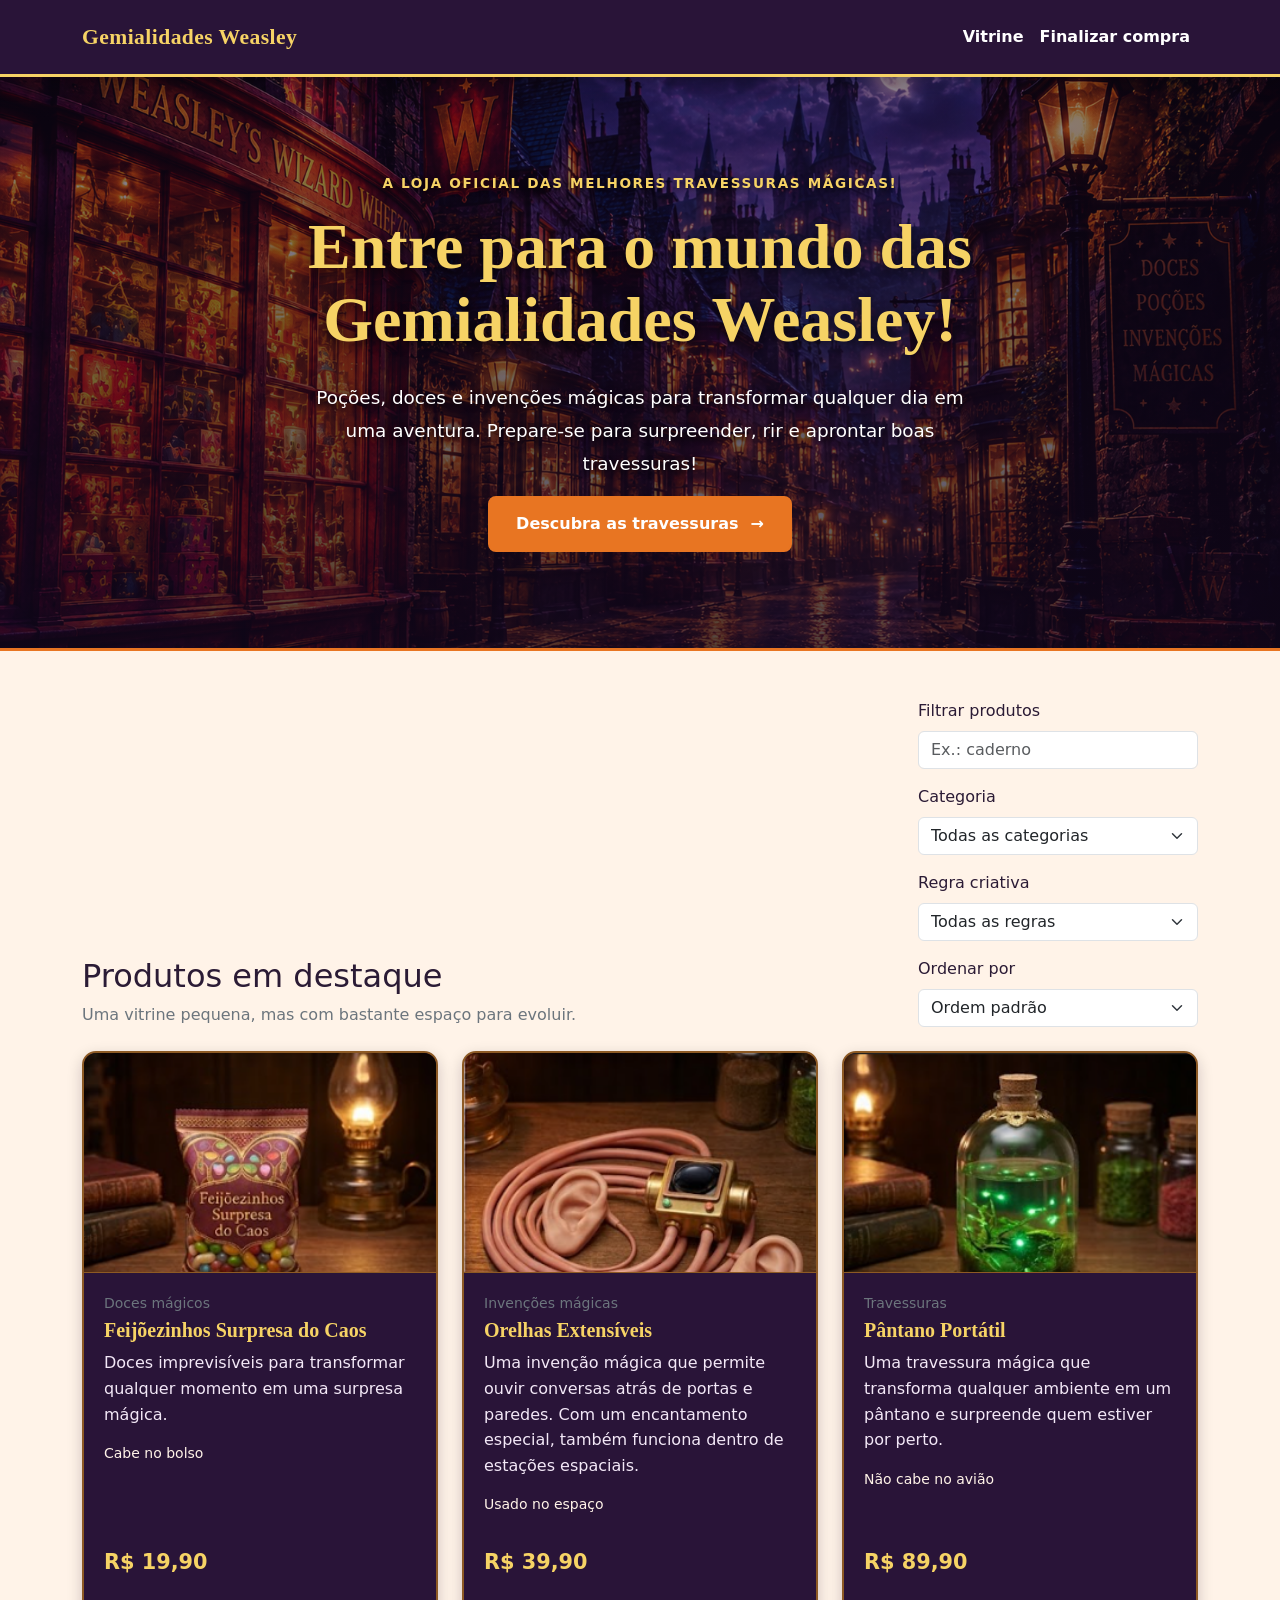
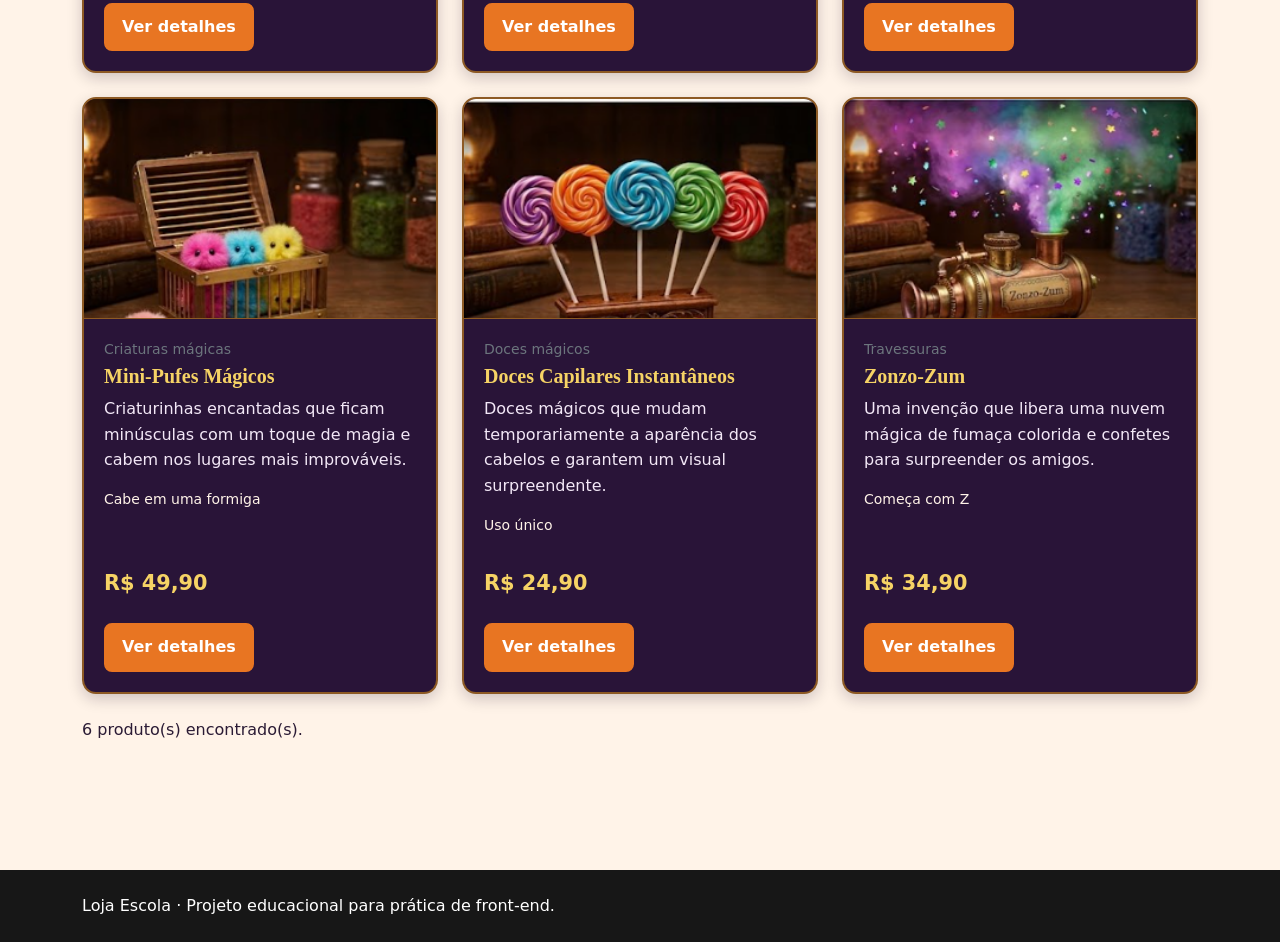
<file: web/index.html>
<!doctype html>
<html lang="pt-BR">

<head>
  <meta charset="utf-8">
  <meta name="viewport" content="width=device-width, initial-scale=1">
  <meta name="description"
    content="Loja Escola, projeto didático de front-end com HTML semântico, Bootstrap e JavaScript.">
  <title>Loja Escola | Produtos</title>
  <link href="https://cdn.jsdelivr.net/npm/bootstrap@5.3.3/dist/css/bootstrap.min.css" rel="stylesheet">
  <link rel="stylesheet" href="css/styles.css">
</head>

<body>
  <a class="skip-link" href="#conteudo">Pular para o conteúdo principal</a>

  <div id="header-container"></div>

  <main id="conteudo">
    <section class="hero py-5">
      <div class="container">
        <p class="eyebrow mb-2">A loja oficial das melhores travessuras mágicas!</p>
        <h1 class="display-5 fw-bold">Entre para o mundo das Gemialidades Weasley!</h1>
        <p class="lead col-lg-8">Poções, doces e invenções mágicas para transformar qualquer dia em uma aventura.
          Prepare-se para surpreender, rir e aprontar boas travessuras!</p>
        <a class="btn btn-weasley mt-3" href="#titulo-produtos">
          Descubra as travessuras <span aria-hidden="true">→</span>
        </a>

      </div>
    </section>

    <section class="container py-5" aria-labelledby="titulo-produtos">
      <div class="d-flex flex-wrap justify-content-between align-items-end gap-3 mb-4">
        <div>
          <h2 id="titulo-produtos">Produtos em destaque</h2>
          <p class="text-secondary mb-0">Uma vitrine pequena, mas com bastante espaço para evoluir.</p>
        </div>
        <div class="product-filter">
          <label for="filtroProduto" class="form-label">Filtrar produtos</label>
          <input id="filtroProduto" class="form-control" type="search" placeholder="Ex.: caderno" autocomplete="off">

          <label for="filtroCategoria" class="form-label mt-3">
            Categoria
          </label>
          <select id="filtroCategoria" class="form-select">
            <option value="">Todas as categorias</option>
          </select>

          <label for="filtroRegra" class="form-label mt-3">
            Regra criativa
          </label>
          <select id="filtroRegra" class="form-select">
            <option value="">Todas as regras</option>
          </select>

          <label for="ordenacaoProdutos" class="form-label mt-3">
            Ordenar por
          </label>
          <select id="ordenacaoProdutos" class="form-select">
            <option value="padrao">Ordem padrão</option>
            <option value="nome-asc">Nome (A–Z)</option>
            <option value="nome-desc">Nome (Z–A)</option>
            <option value="preco-asc">Menor preço</option>
            <option value="preco-desc">Maior preço</option>
          </select>

        </div>
      </div>

      <div class="row g-4" id="listaProdutos">

      </div>
      <p id="mensagemFiltro" class="mt-4" role="status" aria-live="polite"></p>
    </section>
  </main>

  <footer class="site-footer py-4">
    <div class="container">
      <p class="mb-0">Loja Escola · Projeto educacional para prática de front-end.</p>
    </div>
  </footer>

  <script src="https://cdn.jsdelivr.net/npm/bootstrap@5.3.3/dist/js/bootstrap.bundle.min.js"></script>
  <script src="js/header.js"></script>
  <script src="js/main.js"></script>
</body>

</html>
</file>
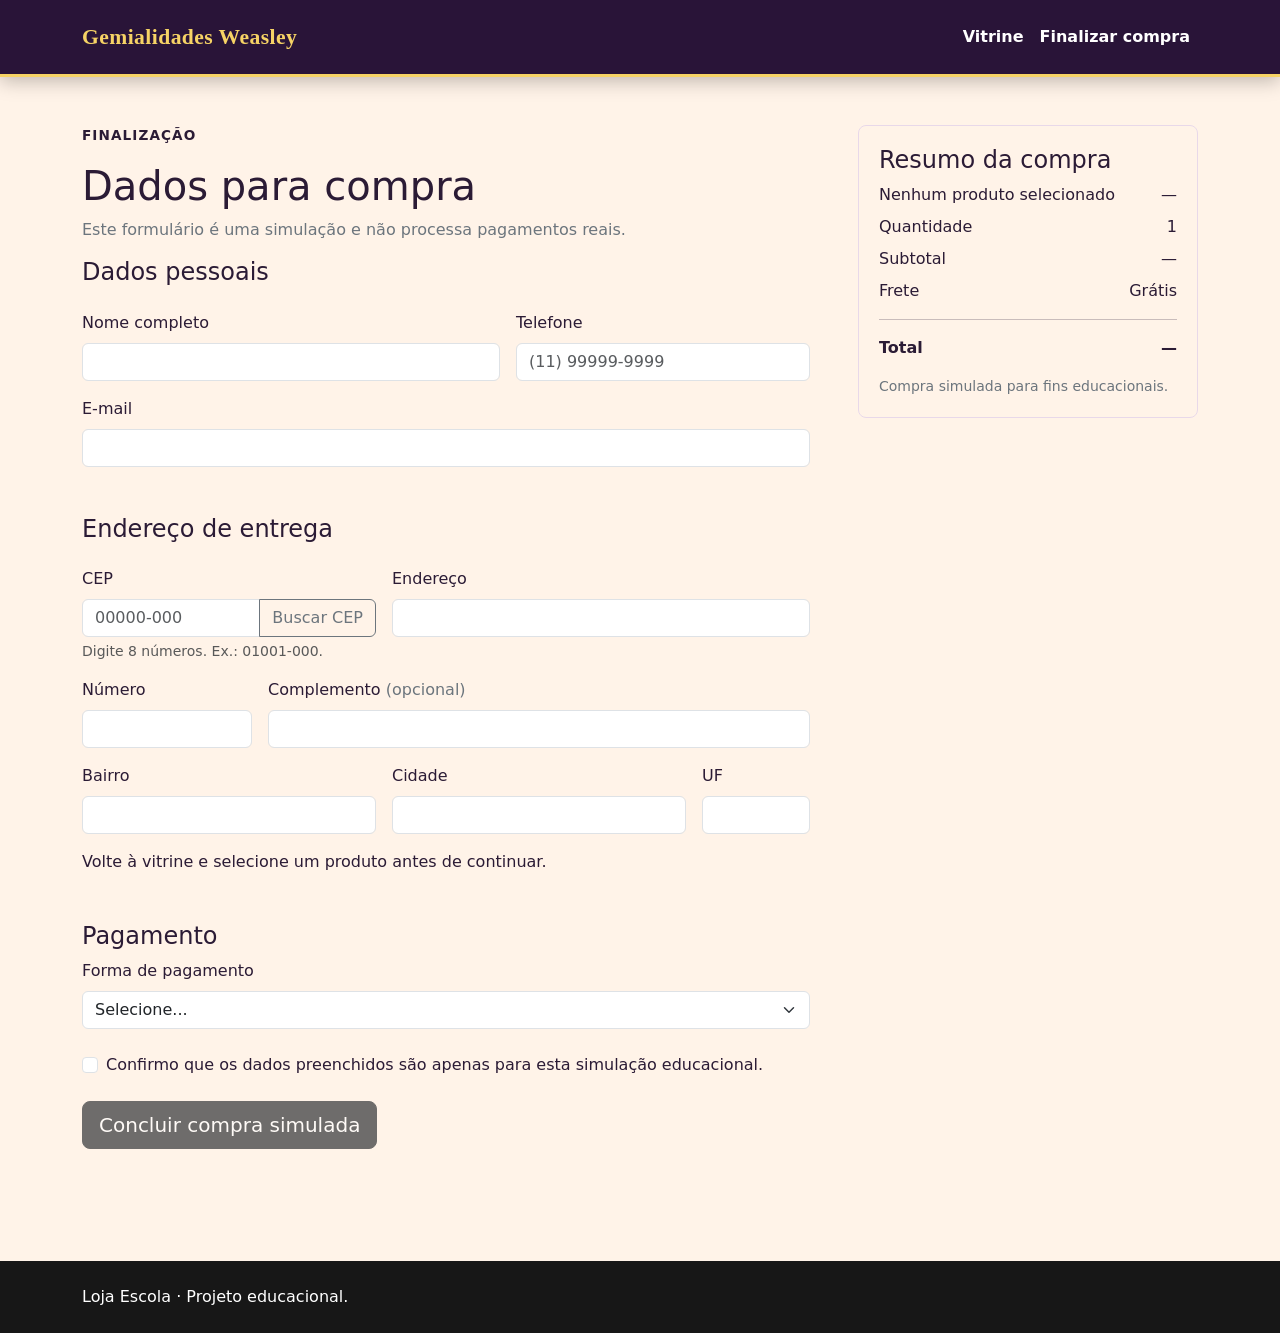
<file: web/checkout.html>
<!doctype html>
<html lang="pt-BR">

<head>
  <meta charset="utf-8">
  <meta name="viewport" content="width=device-width, initial-scale=1">
  <meta name="description" content="Formulário de finalização de compra da Loja Escola.">
  <title>Loja Escola | Finalizar compra</title>
  <link href="https://cdn.jsdelivr.net/npm/bootstrap@5.3.3/dist/css/bootstrap.min.css" rel="stylesheet">
  <link rel="stylesheet" href="css/styles.css">
</head>

<body>
  <a class="skip-link" href="#conteudo">Pular para o conteúdo principal</a>

  <div id="header-container"></div>

  <main id="conteudo" class="container py-5">
    <div class="row g-5">
      <section class="col-lg-8" aria-labelledby="titulo-checkout">
        <p class="eyebrow">Finalização</p>
        <h1 id="titulo-checkout">Dados para compra</h1>
        <p class="text-secondary">Este formulário é uma simulação e não processa pagamentos reais.</p>

        <form id="checkoutForm" novalidate>
          <fieldset class="mb-5">
            <legend class="h4">Dados pessoais</legend>
            <div class="row g-3">
              <div class="col-md-7">
                <label for="nome" class="form-label">Nome completo</label>
                <input class="form-control" id="nome" name="nome" type="text" autocomplete="name" required>
                <div class="invalid-feedback">Informe seu nome.</div>
              </div>
              <div class="col-md-5">
                <label for="telefone" class="form-label">Telefone</label>
                <input class="form-control" id="telefone" name="telefone" type="tel" autocomplete="tel"
                  placeholder="(11) 99999-9999">
              </div>
              <div class="col-12">
                <label for="email" class="form-label">E-mail</label>
                <input class="form-control" id="email" name="email" type="email" autocomplete="email" required>
                <div class="invalid-feedback">Informe um e-mail válido.</div>
              </div>
            </div>
          </fieldset>

          <fieldset class="mb-5">
            <legend class="h4">Endereço de entrega</legend>
            <div class="row g-3">
              <div class="col-md-5">
                <label for="cep" class="form-label">CEP</label>
                <div class="input-group">
                  <input class="form-control" id="cep" name="cep" type="text" inputmode="numeric"
                    autocomplete="postal-code" placeholder="00000-000" maxlength="9" aria-describedby="ajudaCep"
                    required>
                  <button class="btn btn-outline-secondary" id="buscarCep" type="button">Buscar CEP</button>
                </div>
                <div id="ajudaCep" class="form-text">Digite 8 números. Ex.: 01001-000.</div>
              </div>
              <div class="col-md-7">
                <label for="logradouro" class="form-label">Endereço</label>
                <input class="form-control" id="logradouro" name="logradouro" type="text" autocomplete="address-line1"
                  required>
              </div>
              <div class="col-md-3">
                <label for="numero" class="form-label">Número</label>
                <input class="form-control" id="numero" name="numero" type="text" required>
              </div>
              <div class="col-md-9">
                <label for="complemento" class="form-label">Complemento <span
                    class="text-secondary">(opcional)</span></label>
                <input class="form-control" id="complemento" name="complemento" type="text"
                  autocomplete="address-line2">
              </div>
              <div class="col-md-5">
                <label for="bairro" class="form-label">Bairro</label>
                <input class="form-control" id="bairro" name="bairro" type="text">
              </div>
              <div class="col-md-5">
                <label for="cidade" class="form-label">Cidade</label>
                <input class="form-control" id="cidade" name="cidade" type="text" autocomplete="address-level2"
                  required>
              </div>
              <div class="col-md-2">
                <label for="estado" class="form-label">UF</label>
                <input class="form-control" id="estado" name="estado" type="text" maxlength="2"
                  autocomplete="address-level1" required>
              </div>
            </div>
            <div id="cepFeedback" class="mt-3" role="status" aria-live="polite"></div>
          </fieldset>

          <fieldset class="mb-4">
            <legend class="h4">Pagamento</legend>
            <label for="pagamento" class="form-label">Forma de pagamento</label>
            <select class="form-select" id="pagamento" name="pagamento" required>
              <option value="">Selecione...</option>
              <option value="pix">Pix</option>
              <option value="credito">Cartão de crédito</option>
              <option value="boleto">Boleto</option>
            </select>
          </fieldset>

          <div class="form-check mb-4">
            <input class="form-check-input" id="termos" name="termos" type="checkbox" required>
            <label class="form-check-label" for="termos">Confirmo que os dados preenchidos são apenas para esta
              simulação educacional.</label>
          </div>

          <button class="btn btn-dark btn-lg" type="submit">Concluir compra simulada</button>
        </form>
      </section>

      <aside class="col-lg-4" aria-labelledby="titulo-resumo">

        <div class="summary-box">
          <h2 id="titulo-resumo" class="h4">Resumo da compra</h2>

          <div class="d-flex justify-content-between gap-3">
            <span id="resumoProduto">Carregando produto...</span>
            <span id="precoUnitario">—</span>
          </div>

          <div class="d-flex justify-content-between mt-2">
            <span>Quantidade</span>
            <span id="resumoQuantidade">1</span>
          </div>

          <div class="d-flex justify-content-between mt-2">
            <span>Subtotal</span>
            <span id="resumoSubtotal">—</span>
          </div>

          <div class="d-flex justify-content-between mt-2">
            <span>Frete</span>
            <span id="resumoFrete">Grátis</span>
          </div>

          <hr>

          <div class="d-flex justify-content-between fw-bold">
            <span>Total</span>
            <span id="resumoTotal">—</span>
          </div>

          <p class="small text-secondary mt-3 mb-0">
            Compra simulada para fins educacionais.
          </p>
        </div>

      </aside>
    </div>
  </main>

  <footer class="site-footer py-4">
    <div class="container">
      <p class="mb-0">Loja Escola · Projeto educacional.</p>
    </div>
  </footer>
  <script src="https://cdn.jsdelivr.net/npm/bootstrap@5.3.3/dist/js/bootstrap.bundle.min.js"></script>
  <script src="js/checkout.js"></script>
  <script src="js/header.js"></script>
</body>

</html>
</file>
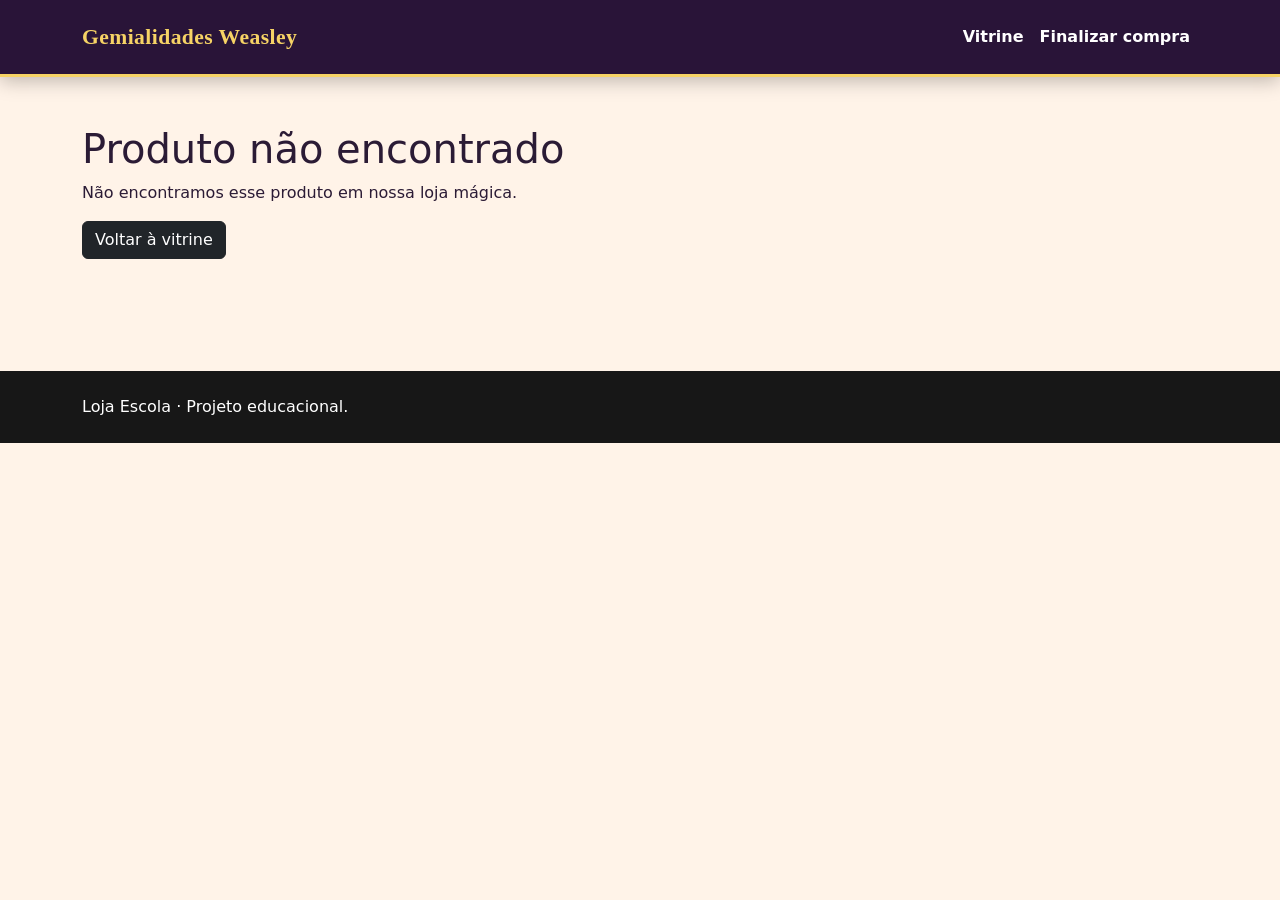
<file: web/produto.html>
<!doctype html>
<html lang="pt-BR">

<head>
  <meta charset="utf-8">
  <meta name="viewport" content="width=device-width, initial-scale=1">
  <meta name="description" content="Detalhes de um produto da Loja Escola.">
  <title>Loja Escola | Detalhes do produto</title>
  <link href="https://cdn.jsdelivr.net/npm/bootstrap@5.3.3/dist/css/bootstrap.min.css" rel="stylesheet">
  <link rel="stylesheet" href="css/styles.css">
</head>

<body>
  <a class="skip-link" href="#conteudo">Pular para o conteúdo principal</a>

  <div id="header-container"></div>

  <main id="conteudo" class="container py-5">
    <nav aria-label="Caminho de navegação">
      <ol class="breadcrumb">
        <li class="breadcrumb-item"><a href="index.html">Produtos</a></li>
        <li class="breadcrumb-item active" aria-current="page">Mochila Horizonte</li>
      </ol>
    </nav>

    <article class="row g-5 align-items-start">
      <div class="col-lg-6">
        <div class="product-detail-illustration" role="img" aria-label="Ilustração de uma mochila">🎒</div>
      </div>
      <div class="col-lg-6">
        <p class="eyebrow">Acessórios</p>
        <h1>Mochila Horizonte</h1>
        <p class="lead">Uma mochila compacta para quem carrega notebook, caderno, carregador e mais algumas pequenas
          histórias.</p>
        <p class="price price-large">R$ 189,90</p>

        <section aria-labelledby="titulo-detalhes" class="mb-4">
          <h2 id="titulo-detalhes" class="h4">Detalhes</h2>

          <p id="detalhesProduto"></p>

          <div class="regra-magica">
            <span class="regra-magica__icone" aria-hidden="true">✨</span>
            <div>
              <span class="regra-magica__titulo">Regra da travessura</span>
              <p id="regraCriativaProduto" class="regra-magica__texto"></p>
            </div>
          </div>
        </section>

        <form id="formProduto">
          <div class="mb-3">
            <label for="quantidade" class="form-label">Quantidade</label>
            <input class="form-control quantity-field" id="quantidade" name="quantidade" type="number" min="1" max="10"
              value="1">
          </div>
          <button class="btn btn-dark btn-lg" type="submit">Comprar agora</button>
        </form>
        <div id="produtoFeedback" class="mt-3" role="status" aria-live="polite"></div>
      </div>
    </article>

  </main>

  <footer class="site-footer py-4">
    <div class="container">
      <p class="mb-0">Loja Escola · Projeto educacional.</p>
    </div>
  </footer>
  <script src="https://cdn.jsdelivr.net/npm/bootstrap@5.3.3/dist/js/bootstrap.bundle.min.js"></script>
  <script src="js/product.js"></script>
  <script src="js/header.js"></script>
</body>

</html>
</file>
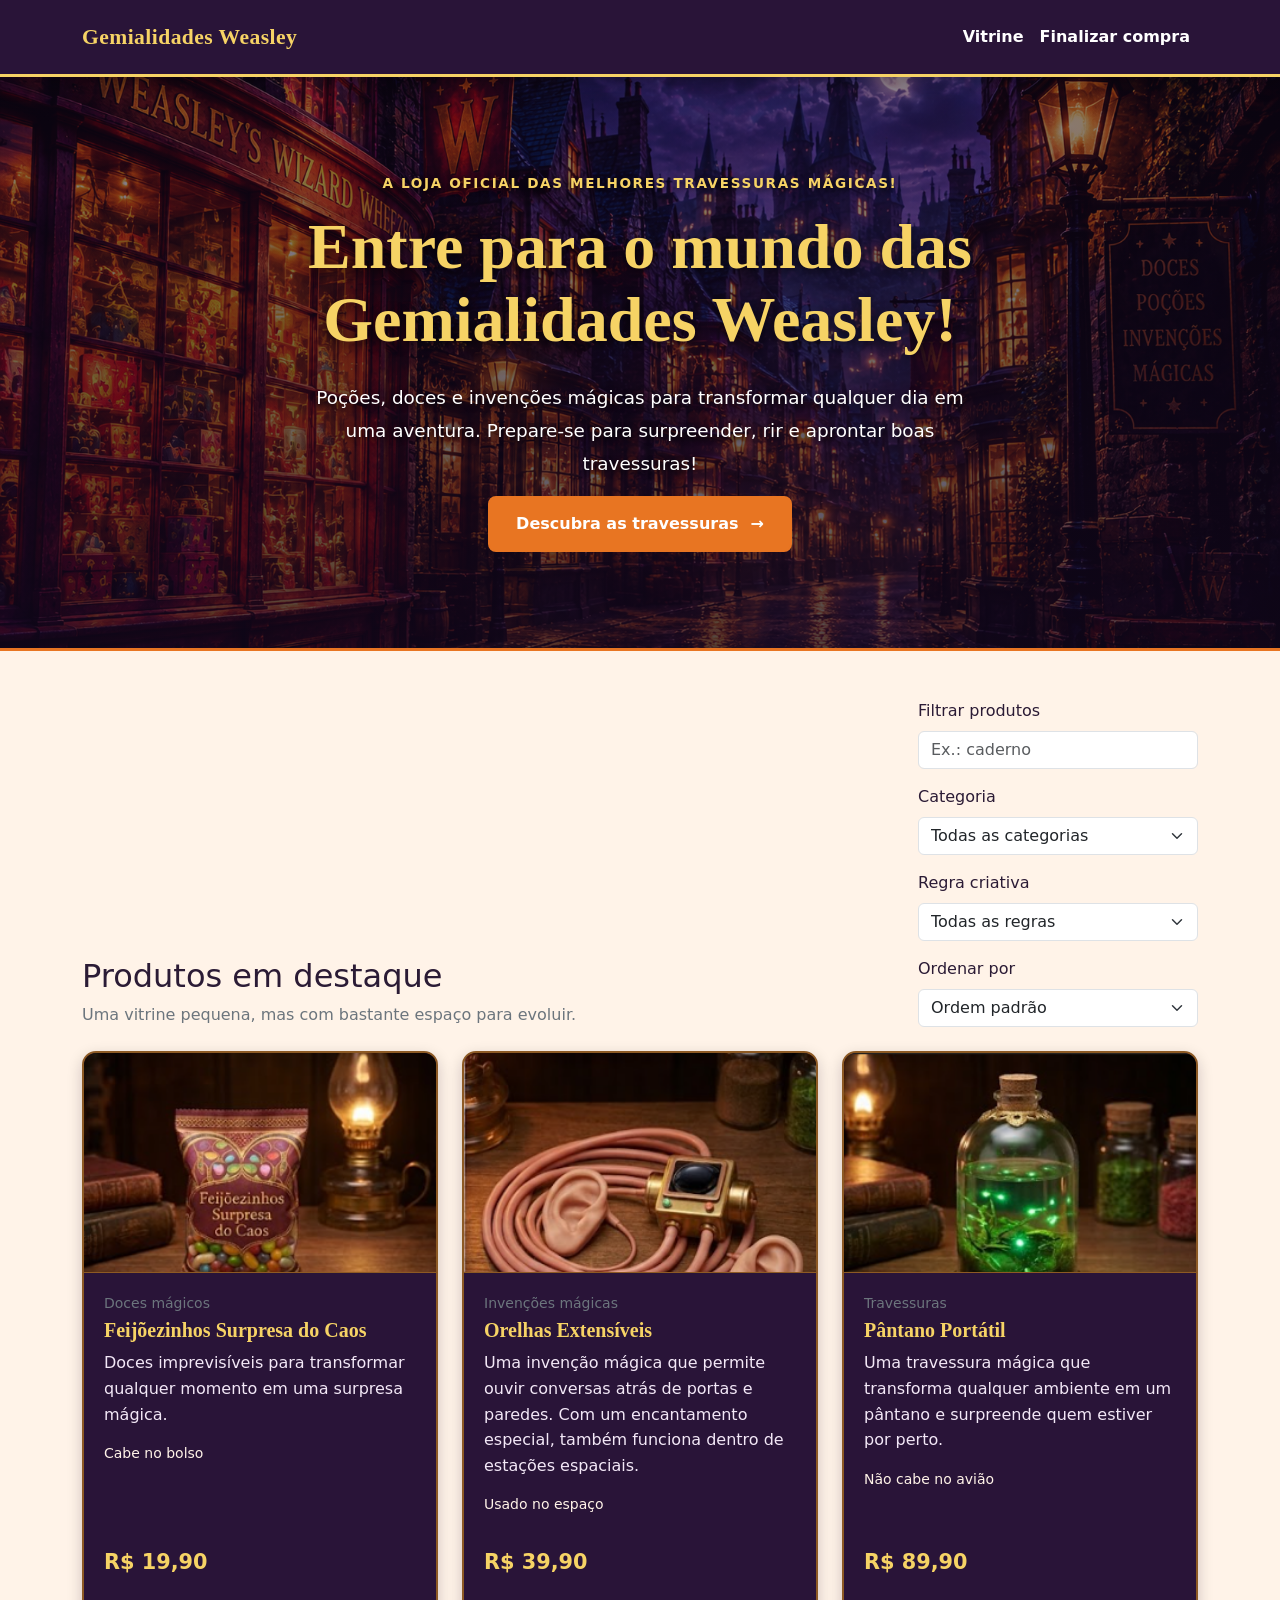
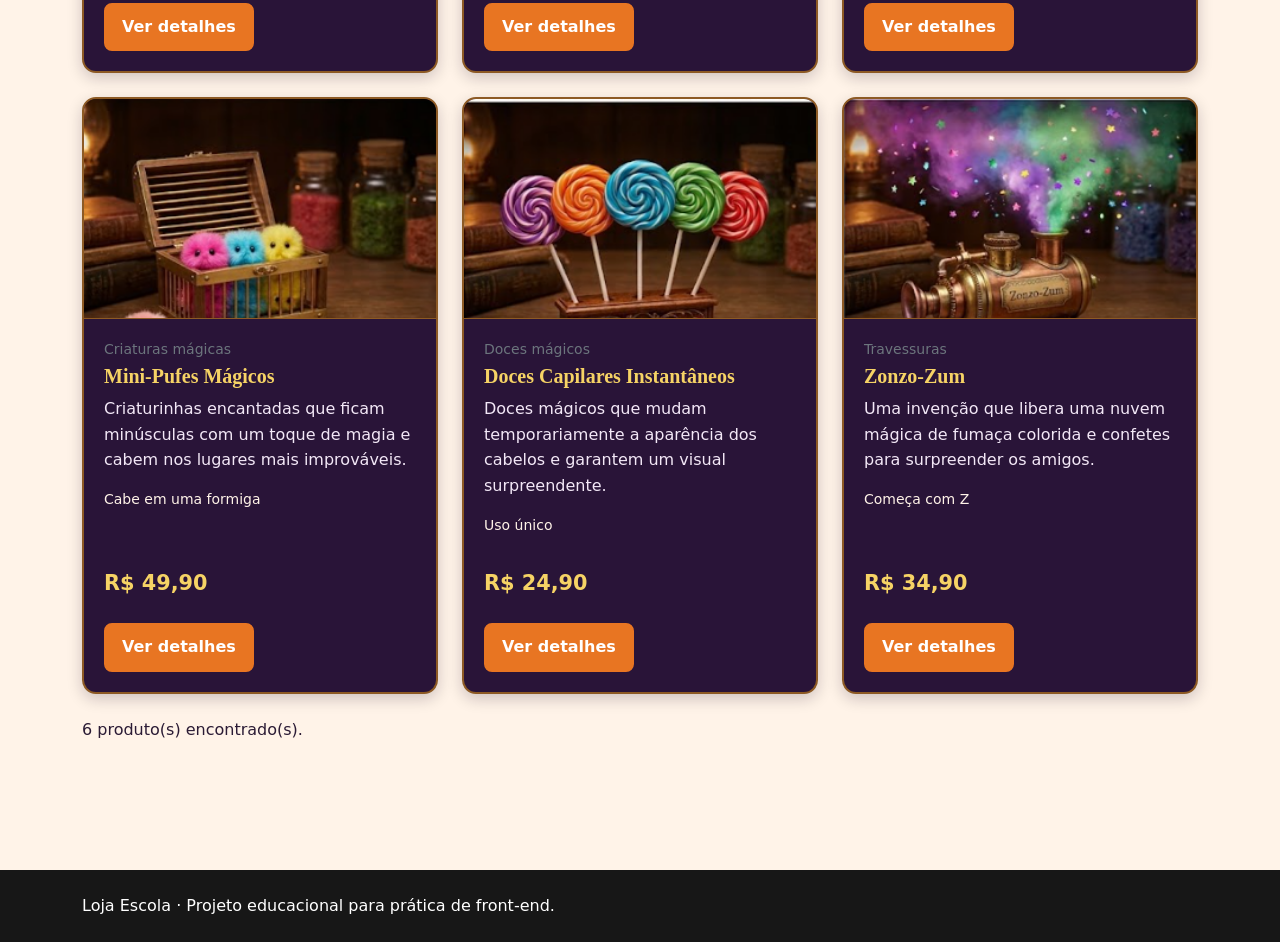
<file: web/sucesso.html>
<!doctype html>
<html lang="pt-BR">
<head>
  <meta charset="utf-8">
  <meta name="viewport" content="width=device-width, initial-scale=1">
  <meta name="description" content="Confirmação da compra simulada da Loja Escola.">
  <title>Loja Escola | Compra concluída</title>
  <link href="https://cdn.jsdelivr.net/npm/bootstrap@5.3.3/dist/css/bootstrap.min.css" rel="stylesheet">
  <link rel="stylesheet" href="css/styles.css">
</head>
<body>
  <a class="skip-link" href="#conteudo">Pular para o conteúdo principal</a>
  
  <div id="header-container"></div>

  <main id="conteudo" class="container py-5">
    <section class="success-panel mx-auto text-center" aria-labelledby="titulo-sucesso">
      <div class="success-icon" aria-hidden="true">✓</div>
      <p class="eyebrow">Pedido simulado concluído</p>
      <h1 id="titulo-sucesso">Compra concluída com sucesso!</h1>
      <p class="lead" id="mensagemCliente">Seus dados foram validados e o fluxo educacional chegou ao final.</p>
      <dl class="order-data">
        <div><dt>Número do pedido</dt><dd id="numeroPedido">PED-000000</dd></div>
        <div><dt>Status</dt><dd>Simulação concluída</dd></div>
      </dl>
      <a class="btn btn-dark" href="index.html">Voltar para a loja</a>
    </section>
  </main>

  <footer class="site-footer py-4"><div class="container"><p class="mb-0">Loja Escola · Nenhuma cobrança real foi realizada.</p></div></footer>
  <script src="https://cdn.jsdelivr.net/npm/bootstrap@5.3.3/dist/js/bootstrap.bundle.min.js"></script>
  <script src="js/success.js"></script>
  <script src="js/header.js"></script>
</body>
</html>
</file>
<file: web/css/styles.css>
/* CSS propositalmente simples. A ideia é que os estudantes o evoluam. */
:root {
  --surface: #FFF3E8;
  --ink: #2B1B35;
  --muted: #706477;
  --border: #E8D8E9;
  --accent-soft: #FFF0B3;

  --weasley-orange: #E87522;
  --weasley-purple: #672A91;
  --weasley-gold: #F6D365;
}

body { color: var(--ink); background: #fff; }
.skip-link { position: absolute; top: -60px; left: 1rem; z-index: 1000; padding: .75rem 1rem; background: #000; color: #fff; }
.skip-link:focus { top: 1rem; }
.site-header { border-bottom: 1px solid var(--border); background: #fff; }

.hero {
  position: relative;
  isolation: isolate;
  overflow: hidden;
  padding-top: 6rem !important;
  padding-bottom: 6rem !important;
  color: #fff;
  background:
    linear-gradient(
      rgba(20, 8, 32, 0.48),
      rgba(20, 8, 32, 0.72)
    ),
    url("../images/fundo-magico.png") center 48% / cover no-repeat;
  border-bottom: 3px solid var(--weasley-orange);
}

.hero h1 {
  color: var(--weasley-gold);
  text-shadow: 0 3px 12px rgba(0, 0, 0, 0.7);
}

.hero p {
  color: #fff;
  text-shadow: 0 2px 6px rgba(0, 0, 0, 0.8);
}

.hero .eyebrow {
  color: var(--weasley-gold);
}

.eyebrow { font-size: .85rem; font-weight: 700; letter-spacing: .08em; text-transform: uppercase; }

/*Ajusta o filtro de pesquisa*/
.product-filter {
  width: 100%;
  max-width: 280px;
  flex-shrink: 0;
}

.product-filter .form-control {
  width: 100%;
  box-sizing: border-box;
}

@media (max-width: 576px) {
  .product-filter {
    max-width: 100%;
  }
}

.product-card { border: 1px solid var(--border); border-radius: 8px; box-shadow: none; }
.product-card:hover { transform: translateY(-2px); }
.product-illustration, .product-detail-illustration { display: grid; place-items: center; background: var(--surface); border: 1px solid var(--border); }
.product-illustration { min-height: 190px; font-size: 5rem; }
.product-detail-illustration { min-height: 440px; font-size: 10rem; border-radius: 10px; }
.price { font-size: 1.2rem; font-weight: 700; }
.price-large { font-size: 2rem; }
.quantity-field { max-width: 120px; }
.learning-note, .summary-box { padding: 1.25rem; background: var(--surface); border: 1px solid var(--border); border-radius: 8px; }
.summary-box { position: sticky; top: 1rem; }
.success-panel { max-width: 720px; padding: 3rem 1.5rem; }
.success-icon { display: grid; place-items: center; width: 72px; height: 72px; margin: 0 auto 1.5rem; border-radius: 50%; background: var(--accent-soft); font-size: 2rem; font-weight: 800; }
.order-data { display: grid; gap: 1rem; margin: 2rem 0; text-align: left; }
.order-data > div { padding: 1rem; border: 1px solid var(--border); }
.order-data dt { font-size: .85rem; color: var(--muted); }
.order-data dd { margin: .25rem 0 0; font-weight: 700; }
.site-footer { margin-top: 4rem; background: #171717; color: #fff; }

/* Identidade visual Gemialidades Weasley */

body {
  color: var(--ink);
  background: var(--surface);
}

.site-header {
  background: var(--weasley-purple);
  border-bottom: 4px solid var(--weasley-orange);
}

.site-header .navbar-brand,
.site-header .nav-link {
  color: #fff;
}

.site-header .nav-link:hover,
.site-header .nav-link:focus {
  color: var(--weasley-gold);
}

.btn-weasley {
  display: inline-flex;
  align-items: center;
  gap: 12px;
  padding: 14px 26px;
  border: 2px solid var(--weasley-orange);
  border-radius: 8px;
  background: var(--weasley-orange);
  color: #fff;
  font-weight: 700;
  text-decoration: none;
  transition: background-color 0.2s ease, transform 0.2s ease;
}

.btn-weasley:hover {
  background: #C95712;
  border-color: #C95712;
  color: #fff;
  transform: translateY(-2px);
}

.btn-weasley:focus-visible {
  outline: 3px solid var(--weasley-gold);
  outline-offset: 4px;
}

/* Apresentação mágica da Gemialidades Weasley */
.hero .container {
  max-width: 1000px;
  text-align: center;
}

.hero h1 {
  max-width: 850px;
  margin: 0 auto 1.5rem;
  font-family: Georgia, "Times New Roman", serif;
  font-size: clamp(2.2rem, 5vw, 4rem);
  line-height: 1.15;
}

.hero .lead {
  max-width: 720px;
  margin: 0 auto;
  font-size: 1.15rem;
  line-height: 1.8;
}

.hero .eyebrow {
  margin-bottom: 1rem !important;
  letter-spacing: 0.12em;
}

/* Header */


.site-header {
  position: relative;
  z-index: 10;
  background: #291438;
  border-bottom: 3px solid var(--weasley-gold);
  box-shadow: 0 4px 18px rgba(0, 0, 0, 0.25);
}

.site-header .navbar {
  padding-top: 1rem;
  padding-bottom: 1rem;
}

.site-header .navbar-brand {
  color: var(--weasley-gold);
  font-family: Georgia, "Times New Roman", serif;
  font-size: 1.35rem;
  letter-spacing: 0.02em;
}

.site-header .nav-link {
  color: #fff;
  font-weight: 600;
  transition: color 0.2s ease;
}

.site-header .nav-link:hover,
.site-header .nav-link:focus {
  color: var(--weasley-gold);
}

.site-header .navbar-toggler {
  border-color: var(--weasley-gold);
}

.site-header .navbar-toggler:focus {
  box-shadow: 0 0 0 0.2rem rgba(246, 211, 101, 0.35);
}

.site-header .navbar-toggler-icon {
  filter: brightness(0) invert(1);
}

/* Cards*/

/* Cards mágicos da Gemialidades Weasley */
.product-card {
  height: 100%;
  overflow: hidden;
  background: #291438;
  color: #fff3e8;
  border: 2px solid #8d5a24;
  border-radius: 14px;
  box-shadow: 0 5px 15px rgba(20, 8, 32, 0.2);
  transition:
    transform 0.25s ease,
    box-shadow 0.25s ease,
    border-color 0.25s ease;
}

/* Efeito mágico ao passar o mouse */
.product-card:hover {
  transform: translateY(-6px);
  border-color: #f6d365;
  box-shadow: 0 10px 25px rgba(103, 42, 145, 0.35);
}

/* Área da ilustração do produto */
.product-illustration {
  background: linear-gradient(135deg, #402052, #20102d);
  border: none;
  border-bottom: 1px solid #8d5a24;
}

/* Títulos dos produtos */
.product-card .card-title {
  color: #f6d365;
  font-family: Georgia, "Times New Roman", serif;
  font-weight: 700;
}

/* Descrição dos produtos */
.product-card .card-text {
  color: #f3e8f7;
  line-height: 1.6;
}

/* Preços */
.product-card .price {
  color: #f6d365;
  font-size: 1.3rem;
}

/* Acessibilidade: respeitar preferência por menos movimento */
@media (prefers-reduced-motion: reduce) {
  .product-card {
    transition: none;
  }

  .product-card:hover {
    transform: none;
  }
}

/* Botões dos cards */
.product-card .btn {
  background: #e87522;
  border: 2px solid #e87522;
  border-radius: 8px;
  color: #fff;
  font-weight: 700;
  padding: 0.65rem 1rem;
  transition:
    background-color 0.2s ease,
    border-color 0.2s ease,
    transform 0.2s ease;
}

.product-card .btn:hover {
  background: #c95712;
  border-color: #f6d365;
  color: #fff;
  transform: translateY(-2px);
}

.product-card .btn:focus-visible {
  outline: 3px solid #f6d365;
  outline-offset: 3px;
}

/* Organização interna dos cards */
.product-card .card-body {
  display: flex;
  flex-direction: column;
  align-items: flex-start;
  padding: 1.25rem;
}

.product-card .card-body .price {
  margin-top: auto;
  padding-top: 1rem;
}

.product-card .card-body .btn {
  margin-top: 0.5rem;
}

/* Ilustrações com tamanho consistente */
.product-illustration {
  min-height: 190px;
  display: grid;
  place-items: center;
  font-size: 5rem;
}

/* Imagens e emojis não devem ultrapassar o card */
.product-card {
  min-width: 0;
}

@media (max-width: 575.98px) {
  .product-illustration {
    min-height: 150px;
    font-size: 4rem;
  }

  .product-card .card-body {
    padding: 1rem;
  }
}
.product-illustration {
  min-height: 190px;
  height: 220px;
  display: grid;
  place-items: center;
  overflow: hidden;
  background: #291438;
}

.product-illustration img {
  display: block;
  width: 100%;
  height: 100%;
  object-fit: cover;
  object-position: center;
}

@media (max-width: 575.98px) {
  .product-illustration {
    height: 180px;
  }
}
/* Selo mágico da regra criativa */
.regra-magica {
  display: flex;
  align-items: center;
  gap: 0.85rem;
  margin-top: 1.5rem;
  padding: 1rem 1.2rem;
  background: linear-gradient(135deg, #402052, #291438);
  border: 1px solid #f6d365;
  border-left: 5px solid #e87522;
  border-radius: 10px;
  box-shadow: 0 5px 16px rgba(41, 20, 56, 0.18);
}

.regra-magica__icone {
  display: grid;
  place-items: center;
  flex-shrink: 0;
  width: 42px;
  height: 42px;
  background: rgba(246, 211, 101, 0.12);
  border: 1px solid rgba(246, 211, 101, 0.4);
  border-radius: 50%;
  font-size: 1.4rem;
}

.regra-magica__titulo {
  display: block;
  margin-bottom: 0.25rem;
  color: #f6d365;
  font-size: 0.75rem;
  font-weight: 800;
  letter-spacing: 0.1em;
  text-transform: uppercase;
}

.regra-magica__texto {
  margin: 0;
  color: #fff3e8;
  font-weight: 600;
  line-height: 1.5;
}
.product-detail-illustration {
  width: 100%;
  min-height: 350px;
  overflow: hidden;
  display: grid;
  place-items: center;
  background: #291438;
  border: 2px solid #8d5a24;
  border-radius: 14px;
}

.product-detail-illustration img {
  display: block;
  width: 100%;
  height: 100%;
  min-height: 350px;
  object-fit: contain;
  object-position: center;
}

@media (max-width: 575.98px) {
  .product-detail-illustration,
  .product-detail-illustration img {
    min-height: 260px;
  }
}

/* TODO didático:
   - melhorar estados de hover/focus;
   - revisar espaçamentos;
   - criar uma identidade visual mais consistente;
   - revisar telas muito pequenas;
   - avaliar prefers-reduced-motion antes de adicionar animações.
*/
</file>
